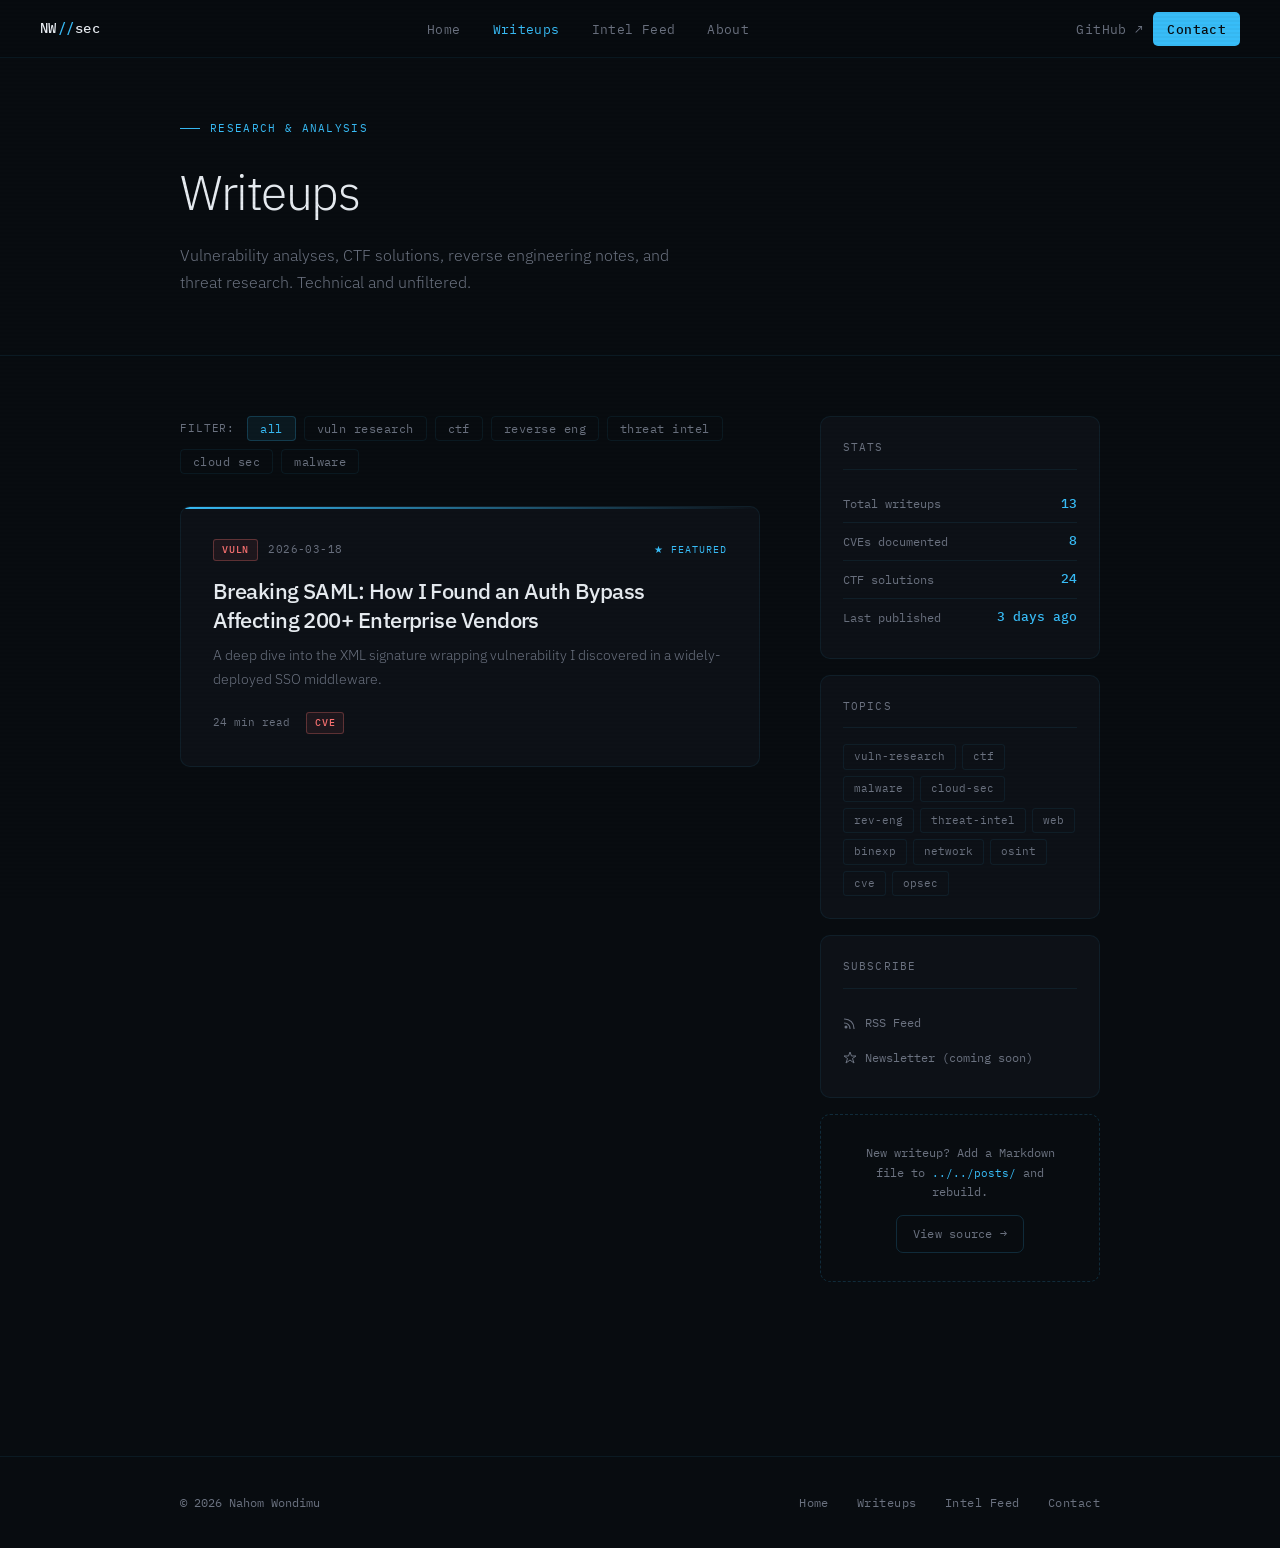
<file: writeups/index.html>
<!DOCTYPE html>
<html lang="en">
<head>
<meta charset="UTF-8">
<meta name="viewport" content="width=device-width, initial-scale=1.0">
<title>Writeups — Nahom Wondimu</title>
<link rel="preconnect" href="https://fonts.googleapis.com">
<link href="https://fonts.googleapis.com/css2?family=IBM+Plex+Mono:ital,wght@0,300;0,400;0,500;1,300&family=IBM+Plex+Sans:ital,wght@0,300;0,400;0,500;1,300&display=swap" rel="stylesheet">
<style>
*, *::before, *::after { box-sizing: border-box; margin: 0; padding: 0; }

:root {
  --bg:      #080c10;
  --bg2:     #0d1117;
  --bg3:     #111720;
  --border:  rgba(56,189,248,0.08);
  --border-hover: rgba(56,189,248,0.18);
  --text:    #e8edf2;
  --muted:   #6b7280;
  --subtle:  #2d3748;
  --subtle2: #9ca3af;
  --accent:  #38bdf8;
  --accent-dim:  rgba(56,189,248,0.07);
  --accent-dim2: rgba(56,189,248,0.3);
  --accent-border: rgba(56,189,248,0.22);
  --font: 'IBM Plex Sans', sans-serif;
  --mono: 'IBM Plex Mono', monospace;
}

html { scroll-behavior: smooth; }

body {
  background: var(--bg);
  color: var(--text);
  font-family: var(--font);
  font-size: 16px;
  line-height: 1.6;
  -webkit-font-smoothing: antialiased;
}

/* Scanline texture overlay */
body::before {
  content: '';
  position: fixed;
  top: 0; left: 0; right: 0; bottom: 0;
  background-image: repeating-linear-gradient(
    0deg,
    transparent,
    transparent 2px,
    rgba(0,0,0,0.03) 2px,
    rgba(0,0,0,0.03) 4px
  );
  pointer-events: none;
  z-index: 9999;
}

/* ── NAV ── */
nav {
  position: fixed;
  top: 0; left: 0; right: 0;
  z-index: 500;
  height: 58px;
  display: flex;
  align-items: center;
  justify-content: space-between;
  padding: 0 40px;
  border-bottom: 1px solid var(--border);
  background: rgba(8,12,16,0.9);
  backdrop-filter: blur(16px);
  -webkit-backdrop-filter: blur(16px);
}

.nav-logo {
  font-family: var(--mono);
  font-size: 14px;
  font-weight: 500;
  color: var(--text);
  text-decoration: none;
  letter-spacing: 0.02em;
}
.nav-logo-sep { color: var(--accent); margin: 0 1px; }

.nav-links {
  display: flex;
  gap: 8px;
  list-style: none;
}

.nav-links a {
  font-family: var(--mono);
  font-size: 12.5px;
  color: var(--muted);
  text-decoration: none;
  padding: 6px 12px;
  border-radius: 5px;
  letter-spacing: 0.03em;
  transition: color 0.15s, background 0.15s;
}
.nav-links a:hover { color: var(--text); background: rgba(255,255,255,0.04); }
.nav-links a.active { color: var(--accent); }

.nav-cta { display: flex; gap: 10px; align-items: center; }

.btn-ghost {
  font-family: var(--mono);
  font-size: 12.5px;
  color: var(--muted);
  background: none;
  border: none;
  cursor: pointer;
  text-decoration: none;
  letter-spacing: 0.03em;
  transition: color 0.15s;
}
.btn-ghost:hover { color: var(--text); }

.btn-primary {
  font-family: var(--mono);
  font-size: 12.5px;
  font-weight: 500;
  color: var(--bg);
  background: var(--accent);
  border: none;
  border-radius: 5px;
  padding: 7px 14px;
  cursor: pointer;
  text-decoration: none;
  letter-spacing: 0.03em;
  transition: opacity 0.15s;
}
.btn-primary:hover { opacity: 0.85; }

.nav-mobile-toggle {
  display: none;
  background: none;
  border: none;
  color: var(--muted);
  font-size: 18px;
  cursor: pointer;
}

/* ── LAYOUT ── */
.container {
  max-width: 1000px;
  margin: 0 auto;
  padding: 0 40px;
}

/* ── BUTTONS ── */
.btn-large {
  font-family: var(--mono);
  font-size: 13.5px;
  font-weight: 500;
  color: var(--bg);
  background: var(--accent);
  border: none;
  border-radius: 7px;
  padding: 12px 22px;
  cursor: pointer;
  text-decoration: none;
  letter-spacing: 0.02em;
  transition: opacity 0.15s;
  display: inline-block;
}
.btn-large:hover { opacity: 0.85; }

.btn-large-outline {
  font-family: var(--mono);
  font-size: 13.5px;
  color: var(--muted);
  background: none;
  border: 1px solid var(--border-hover);
  border-radius: 7px;
  padding: 12px 22px;
  cursor: pointer;
  text-decoration: none;
  letter-spacing: 0.02em;
  transition: border-color 0.15s, color 0.15s;
  display: inline-block;
}
.btn-large-outline:hover { border-color: var(--accent-border); color: var(--accent); }

/* ── DIVIDER ── */
hr.divider {
  border: none;
  border-top: 1px solid var(--border);
}

/* ── FOOTER ── */
footer {
  border-top: 1px solid var(--border);
  padding: 36px 0;
  margin-top: 60px;
}

.footer-inner {
  display: flex;
  justify-content: space-between;
  align-items: center;
}

.footer-links {
  display: flex;
  gap: 28px;
}
.footer-links a {
  font-family: var(--mono);
  font-size: 12px;
  color: var(--muted);
  text-decoration: none;
  letter-spacing: 0.04em;
  transition: color 0.15s;
}
.footer-links a:hover { color: var(--accent); }

/* ── PAGE HEADER (inner pages) ── */
.page-header {
  padding: 120px 0 60px;
  border-bottom: 1px solid var(--border);
}

.page-eyebrow {
  font-family: var(--mono);
  font-size: 11px;
  color: var(--accent);
  letter-spacing: 0.12em;
  text-transform: uppercase;
  margin-bottom: 16px;
  display: flex;
  align-items: center;
  gap: 10px;
}
.page-eyebrow::before {
  content: '';
  display: inline-block;
  width: 20px; height: 1px;
  background: var(--accent);
}

.page-header h1 {
  font-size: clamp(32px, 4vw, 48px);
  font-weight: 300;
  letter-spacing: -0.03em;
  color: var(--text);
  margin-bottom: 12px;
}
.page-header p {
  font-size: 15.5px;
  color: var(--muted);
  font-weight: 300;
  max-width: 500px;
  line-height: 1.7;
}

/* ── RESPONSIVE ── */
@media (max-width: 768px) {
  nav { padding: 0 20px; }
  .nav-links { display: none; }
  .nav-mobile-toggle { display: block; }
  .container { padding: 0 20px; }
  .footer-inner { flex-direction: column; gap: 16px; }
  .footer-links { flex-wrap: wrap; justify-content: center; gap: 16px; }
}

</style>
<style>

  .writeups-layout {
    display: grid;
    grid-template-columns: 1fr 280px;
    gap: 60px;
    padding: 60px 0 100px;
    align-items: start;
  }

  /* ── FILTERS ── */
  .filter-bar {
    display: flex;
    align-items: center;
    gap: 8px;
    margin-bottom: 32px;
    flex-wrap: wrap;
  }

  .filter-label {
    font-family: var(--mono);
    font-size: 11px;
    color: var(--muted);
    letter-spacing: 0.08em;
    text-transform: uppercase;
    margin-right: 4px;
  }

  .filter-btn {
    font-family: var(--mono);
    font-size: 11.5px;
    color: var(--muted);
    background: none;
    border: 1px solid var(--border);
    border-radius: 4px;
    padding: 4px 12px;
    cursor: pointer;
    letter-spacing: 0.04em;
    transition: border-color 0.15s, color 0.15s, background 0.15s;
  }
  .filter-btn:hover { border-color: var(--accent-border); color: var(--accent); }
  .filter-btn.active { border-color: var(--accent-border); color: var(--accent); background: var(--accent-dim); }

  /* ── FEATURED POST ── */
  .post-featured {
    display: block;
    background: var(--bg2);
    border: 1px solid var(--border);
    border-radius: 10px;
    padding: 32px;
    text-decoration: none;
    margin-bottom: 14px;
    position: relative;
    overflow: hidden;
    transition: border-color 0.2s;
  }
  .post-featured::before {
    content: '';
    position: absolute;
    top: 0; left: 0; right: 0;
    height: 2px;
    background: linear-gradient(90deg, var(--accent), transparent);
  }
  .post-featured:hover { border-color: var(--accent-border); }

  .post-featured-eyebrow {
    display: flex;
    align-items: center;
    gap: 10px;
    margin-bottom: 16px;
  }

  .post-tag {
    font-family: var(--mono);
    font-size: 10px;
    font-weight: 500;
    letter-spacing: 0.08em;
    text-transform: uppercase;
    border-radius: 3px;
    padding: 2px 8px;
    border: 1px solid;
  }

  .tag-vuln  { color: #f87171; border-color: rgba(248,113,113,0.3); background: rgba(248,113,113,0.07); }
  .tag-ctf   { color: #a78bfa; border-color: rgba(167,139,250,0.3); background: rgba(167,139,250,0.07); }
  .tag-intel { color: #38bdf8; border-color: rgba(56,189,248,0.3); background: rgba(56,189,248,0.07); }
  .tag-re    { color: #fbbf24; border-color: rgba(251,191,36,0.3); background: rgba(251,191,36,0.07); }
  .tag-cloud { color: #34d399; border-color: rgba(52,211,153,0.3); background: rgba(52,211,153,0.07); }
  .tag-malware { color: #fb923c; border-color: rgba(251,146,60,0.3); background: rgba(251,146,60,0.07); }

  .post-date {
    font-family: var(--mono);
    font-size: 11px;
    color: var(--muted);
    letter-spacing: 0.04em;
  }

  .featured-label {
    font-family: var(--mono);
    font-size: 10px;
    color: var(--accent);
    letter-spacing: 0.1em;
    text-transform: uppercase;
    margin-left: auto;
  }

  .post-featured h2 {
    font-size: 22px;
    font-weight: 500;
    color: var(--text);
    letter-spacing: -0.025em;
    margin-bottom: 10px;
    line-height: 1.3;
  }

  .post-featured p {
    font-size: 14px;
    color: var(--muted);
    line-height: 1.7;
    font-weight: 300;
    margin-bottom: 20px;
  }

  .post-footer {
    display: flex;
    align-items: center;
    justify-content: space-between;
  }

  .post-meta-line {
    display: flex;
    gap: 16px;
    align-items: center;
  }

  .post-read-time {
    font-family: var(--mono);
    font-size: 11px;
    color: var(--muted);
  }

  .post-read-link {
    font-family: var(--mono);
    font-size: 12px;
    color: var(--accent);
    opacity: 0;
    transition: opacity 0.15s;
  }
  .post-featured:hover .post-read-link { opacity: 1; }

  /* ── POST LIST ── */
  .post-list { display: flex; flex-direction: column; gap: 2px; }

  .post-row {
    display: grid;
    grid-template-columns: 120px 1fr auto;
    gap: 20px;
    align-items: center;
    padding: 18px 20px;
    border: 1px solid transparent;
    border-radius: 7px;
    text-decoration: none;
    transition: border-color 0.15s, background 0.15s;
  }
  .post-row:hover { border-color: var(--border); background: var(--bg2); }

  .post-row-date {
    font-family: var(--mono);
    font-size: 11.5px;
    color: var(--muted);
    letter-spacing: 0.03em;
  }

  .post-row-title {
    font-size: 14.5px;
    font-weight: 400;
    color: var(--text);
    letter-spacing: -0.01em;
  }
  .post-row:hover .post-row-title { color: var(--accent); }

  .post-row-tag { }

  /* Separator */
  .list-separator {
    font-family: var(--mono);
    font-size: 11px;
    color: var(--muted);
    letter-spacing: 0.1em;
    text-transform: uppercase;
    padding: 24px 20px 10px;
    display: block;
  }

  /* ── SIDEBAR ── */
  .sidebar { position: sticky; top: 80px; }

  .sidebar-block {
    background: var(--bg2);
    border: 1px solid var(--border);
    border-radius: 10px;
    padding: 22px;
    margin-bottom: 16px;
  }

  .sidebar-title {
    font-family: var(--mono);
    font-size: 11px;
    color: var(--muted);
    letter-spacing: 0.1em;
    text-transform: uppercase;
    margin-bottom: 16px;
    padding-bottom: 12px;
    border-bottom: 1px solid var(--border);
  }

  .sidebar-tag-cloud {
    display: flex;
    flex-wrap: wrap;
    gap: 6px;
  }

  .sidebar-tag {
    font-family: var(--mono);
    font-size: 11px;
    color: var(--muted);
    border: 1px solid var(--border);
    border-radius: 3px;
    padding: 3px 10px;
    cursor: pointer;
    transition: border-color 0.15s, color 0.15s;
    text-decoration: none;
    display: inline-block;
  }
  .sidebar-tag:hover { border-color: var(--accent-border); color: var(--accent); }

  .sidebar-stat-row {
    display: flex;
    justify-content: space-between;
    align-items: center;
    padding: 8px 0;
    border-bottom: 1px solid var(--border);
  }
  .sidebar-stat-row:last-child { border-bottom: none; }
  .sidebar-stat-label { font-family: var(--mono); font-size: 12px; color: var(--muted); }
  .sidebar-stat-value { font-family: var(--mono); font-size: 13px; color: var(--accent); font-weight: 500; }

  .rss-link {
    display: flex;
    align-items: center;
    gap: 8px;
    font-family: var(--mono);
    font-size: 12px;
    color: var(--muted);
    text-decoration: none;
    padding: 8px 0;
    transition: color 0.15s;
  }
  .rss-link:hover { color: var(--accent); }

  /* ── MOBILE ── */
  @media (max-width: 768px) {
    .writeups-layout {
      grid-template-columns: 1fr;
      gap: 40px;
      padding: 40px 0 60px;
    }
    .sidebar { position: static; }
    .post-row {
      grid-template-columns: 1fr;
      gap: 6px;
    }
    .post-row-tags { display: none; }
  }

  /* ── NEW POST CTA ── */
  .new-post-hint {
    border: 1px dashed var(--border-hover);
    border-radius: 10px;
    padding: 28px;
    text-align: center;
    margin-bottom: 14px;
  }
  .new-post-hint p {
    font-family: var(--mono);
    font-size: 12px;
    color: var(--muted);
    line-height: 1.6;
    margin-bottom: 14px;
  }

</style>
</head>
<body>

<nav>
  <a href="/" class="nav-logo">NW<span class="nav-logo-sep">//</span>sec</a>
  <ul class="nav-links">
    <li><a href="/">Home</a></li>
    <li><a href="/writeups" class="active">Writeups</a></li>
    <li><a href="/feed">Intel Feed</a></li>
    <li><a href="/#about">About</a></li>
  </ul>
  <div class="nav-cta">
    <a href="https://github.com" class="btn-ghost" target="_blank">GitHub ↗</a>
    <a href="/#contact" class="btn-primary">Contact</a>
  </div>
  <button class="nav-mobile-toggle" onclick="toggleMobileNav()">☰</button>
</nav>

<div class="page-header">
  <div class="container">
    <div class="page-eyebrow">Research & Analysis</div>
    <h1>Writeups</h1>
    <p>Vulnerability analyses, CTF solutions, reverse engineering notes, and threat research. Technical and unfiltered.</p>
  </div>
</div>

<div class="container">
  <div class="writeups-layout">

    <!-- MAIN COLUMN -->
    <div>
      <!-- Filters -->
      <div class="filter-bar">
        <span class="filter-label">Filter:</span>
        <button class="filter-btn active" onclick="filterPosts(this,'all')">all</button>
        <button class="filter-btn" onclick="filterPosts(this,'vuln')">vuln research</button>
        <button class="filter-btn" onclick="filterPosts(this,'ctf')">ctf</button>
        <button class="filter-btn" onclick="filterPosts(this,'re')">reverse eng</button>
        <button class="filter-btn" onclick="filterPosts(this,'intel')">threat intel</button>
        <button class="filter-btn" onclick="filterPosts(this,'cloud')">cloud sec</button>
        <button class="filter-btn" onclick="filterPosts(this,'malware')">malware</button>
      </div>

      <!-- Featured post (populated by JS) -->
      <div id="featured-post-container"></div>

      <!-- Post list (populated by JS) -->
      <div id="post-list-container"></div>
    </div><!-- /main col -->

    <!-- SIDEBAR -->
    <aside class="sidebar">

      <div class="sidebar-block">
        <div class="sidebar-title">Stats</div>
        <div class="sidebar-stat-row">
          <span class="sidebar-stat-label">Total writeups</span>
          <span class="sidebar-stat-value">13</span>
        </div>
        <div class="sidebar-stat-row">
          <span class="sidebar-stat-label">CVEs documented</span>
          <span class="sidebar-stat-value">8</span>
        </div>
        <div class="sidebar-stat-row">
          <span class="sidebar-stat-label">CTF solutions</span>
          <span class="sidebar-stat-value">24</span>
        </div>
        <div class="sidebar-stat-row">
          <span class="sidebar-stat-label">Last published</span>
          <span class="sidebar-stat-value">3 days ago</span>
        </div>
      </div>

      <div class="sidebar-block">
        <div class="sidebar-title">Topics</div>
        <div class="sidebar-tag-cloud">
          <a href="#" class="sidebar-tag">vuln-research</a>
          <a href="#" class="sidebar-tag">ctf</a>
          <a href="#" class="sidebar-tag">malware</a>
          <a href="#" class="sidebar-tag">cloud-sec</a>
          <a href="#" class="sidebar-tag">rev-eng</a>
          <a href="#" class="sidebar-tag">threat-intel</a>
          <a href="#" class="sidebar-tag">web</a>
          <a href="#" class="sidebar-tag">binexp</a>
          <a href="#" class="sidebar-tag">network</a>
          <a href="#" class="sidebar-tag">osint</a>
          <a href="#" class="sidebar-tag">cve</a>
          <a href="#" class="sidebar-tag">opsec</a>
        </div>
      </div>

      <div class="sidebar-block">
        <div class="sidebar-title">Subscribe</div>
        <a href="feed.xml" class="rss-link">
          <svg width="14" height="14" viewBox="0 0 14 14" fill="none"><circle cx="3" cy="11" r="1.5" fill="currentColor"/><path d="M1.5 7C4.5 7 7 9.5 7 12.5" stroke="currentColor" stroke-width="1.2" stroke-linecap="round"/><path d="M1.5 3C7 3 11 7 11 12.5" stroke="currentColor" stroke-width="1.2" stroke-linecap="round"/></svg>
          RSS Feed
        </a>
        <a href="#" class="rss-link">
          <svg width="14" height="14" viewBox="0 0 14 14" fill="none"><path d="M7 1L8.5 5H13L9.5 7.5L11 12L7 9L3 12L4.5 7.5L1 5H5.5L7 1Z" stroke="currentColor" stroke-width="1" fill="none"/></svg>
          Newsletter (coming soon)
        </a>
      </div>

      <div class="new-post-hint">
        <p>New writeup? Add a Markdown file to <code style="font-family:var(--mono);font-size:11px;color:var(--accent)">../../posts/</code> and rebuild.</p>
        <a href="#" class="btn-large-outline" style="font-size:12px;padding:8px 16px">View source →</a>
      </div>

    </aside>
  </div><!-- /layout -->
</div><!-- /container -->

<footer>
  <div class="container">
    <div class="footer-inner">
      <span style="font-family:var(--mono);font-size:12px;color:var(--muted)">© 2026 Nahom Wondimu</span>
      <div class="footer-links">
        <a href="/">Home</a>
        <a href="/writeups">Writeups</a>
        <a href="/feed">Intel Feed</a>
        <a href="/#contact">Contact</a>
      </div>
    </div>
  </div>
</footer>

<script>
function toggleMobileNav() {
  const links = document.querySelector('.nav-links');
  if (!links) return;
  if (links.style.display === 'flex') {
    links.style.display = '';
  } else {
    links.style.display = 'flex';
    links.style.flexDirection = 'column';
    links.style.position = 'fixed';
    links.style.top = '58px';
    links.style.left = '0';
    links.style.right = '0';
    links.style.background = 'rgba(8,12,16,0.97)';
    links.style.padding = '20px';
    links.style.borderBottom = '1px solid rgba(56,189,248,0.08)';
    links.style.zIndex = '499';
  }
}

// Posts database - easily add new posts here
const postsDB = [
  {
    slug: '2026-03-18-saml-bypass',
    title: 'Breaking SAML: How I Found an Auth Bypass Affecting 200+ Enterprise Vendors',
    date: '2026-03-18',
    category: 'vuln',
    tags: ['cve', 'web', 'saml', 'auth'],
    readtime: 24,
    featured: true,
    summary: 'A deep dive into the XML signature wrapping vulnerability I discovered in a widely-deployed SSO middleware.'
  }
  // Add more posts here following the same format
];

const tagClass = { vuln: 'tag-vuln', ctf: 'tag-ctf', intel: 'tag-intel', re: 'tag-re', cloud: 'tag-cloud', malware: 'tag-malware' };

function renderFeaturedPost() {
  const featured = postsDB.find(p => p.featured);
  if (!featured) return;

  const catClass = tagClass[featured.category] || 'tag-vuln';

  const html = `
    <a href="/post/?slug=${featured.slug}" class="post-featured" data-category="${featured.category}">
      <div class="post-featured-eyebrow">
        <span class="post-tag ${catClass}">${featured.category.charAt(0).toUpperCase() + featured.category.slice(1)}</span>
        <span class="post-date">${featured.date}</span>
        <span class="featured-label">★ Featured</span>
      </div>
      <h2>${featured.title}</h2>
      <p>${featured.summary}</p>
      <div class="post-footer">
        <div class="post-meta-line">
          <span class="post-read-time">${featured.readtime} min read</span>
          ${featured.tags[0] ? `<span class="post-tag ${tagClass[featured.category]}" style="font-size:10px">${featured.tags[0]}</span>` : ''}
        </div>
        <span class="post-read-link">Read writeup →</span>
      </div>
    </a>
  `;
  document.getElementById('featured-post-container').innerHTML = html;
}

function renderPostList() {
  let html = '';
  let currentYear = null;
  const sortedPosts = [...postsDB].filter(p => !p.featured).sort((a, b) => new Date(b.date) - new Date(a.date));

  sortedPosts.forEach(post => {
    const year = post.date.split('-')[0];
    if (year !== currentYear) {
      currentYear = year;
      html += `<span class="list-separator">${year}</span>`;
    }

    const catClass = tagClass[post.category] || 'tag-vuln';
    html += `
      <a href="/post/?slug=${post.slug}" class="post-row" data-category="${post.category}">
        <span class="post-row-date">${post.date}</span>
        <span class="post-row-title">${post.title}</span>
        <span class="post-tag ${catClass}">${post.category.charAt(0).toUpperCase() + post.category.slice(1)}</span>
      </a>
    `;
  });

  document.getElementById('post-list-container').innerHTML = html;
}

function filterPosts(btn, cat) {
  document.querySelectorAll('.filter-btn').forEach(b => b.classList.remove('active'));
  btn.classList.add('active');

  const featured = document.querySelector('.post-featured');
  const rows = document.querySelectorAll('.post-row');

  if (cat === 'all') {
    if (featured) featured.style.display = '';
    rows.forEach(r => r.style.display = '');
    document.querySelectorAll('.list-separator').forEach(s => s.style.display = '');
  } else {
    if (featured) featured.style.display = featured.dataset.category === cat ? '' : 'none';
    rows.forEach(r => {
      r.style.display = r.dataset.category === cat ? '' : 'none';
    });
    document.querySelectorAll('.list-separator').forEach(sep => {
      let hasVisible = false;
      let el = sep.nextElementSibling;
      while (el && !el.classList.contains('list-separator')) {
        if (el.classList.contains('post-row') && el.style.display !== 'none') {
          hasVisible = true;
          break;
        }
        el = el.nextElementSibling;
      }
      sep.style.display = hasVisible ? '' : 'none';
    });
  }
}

document.addEventListener('DOMContentLoaded', () => {
  renderFeaturedPost();
  renderPostList();
});
</script>
</body>
</html>
</file>
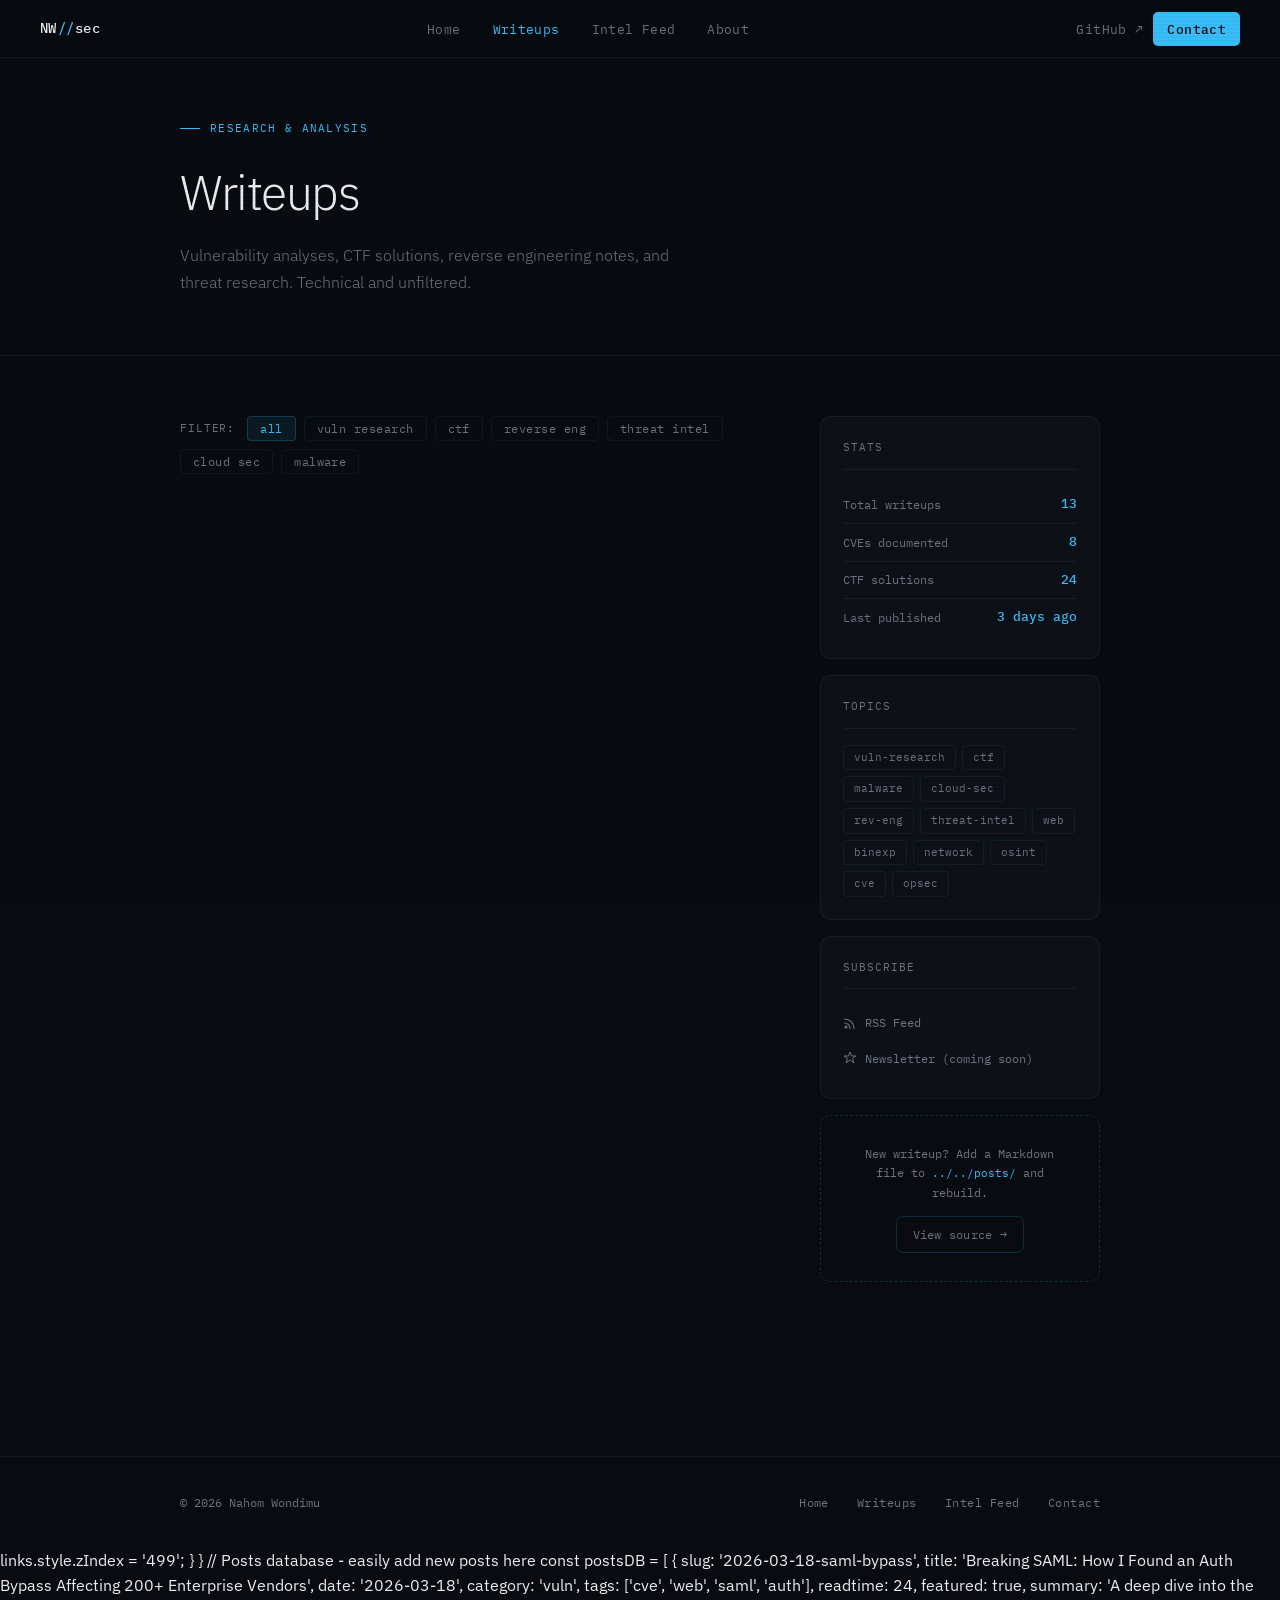
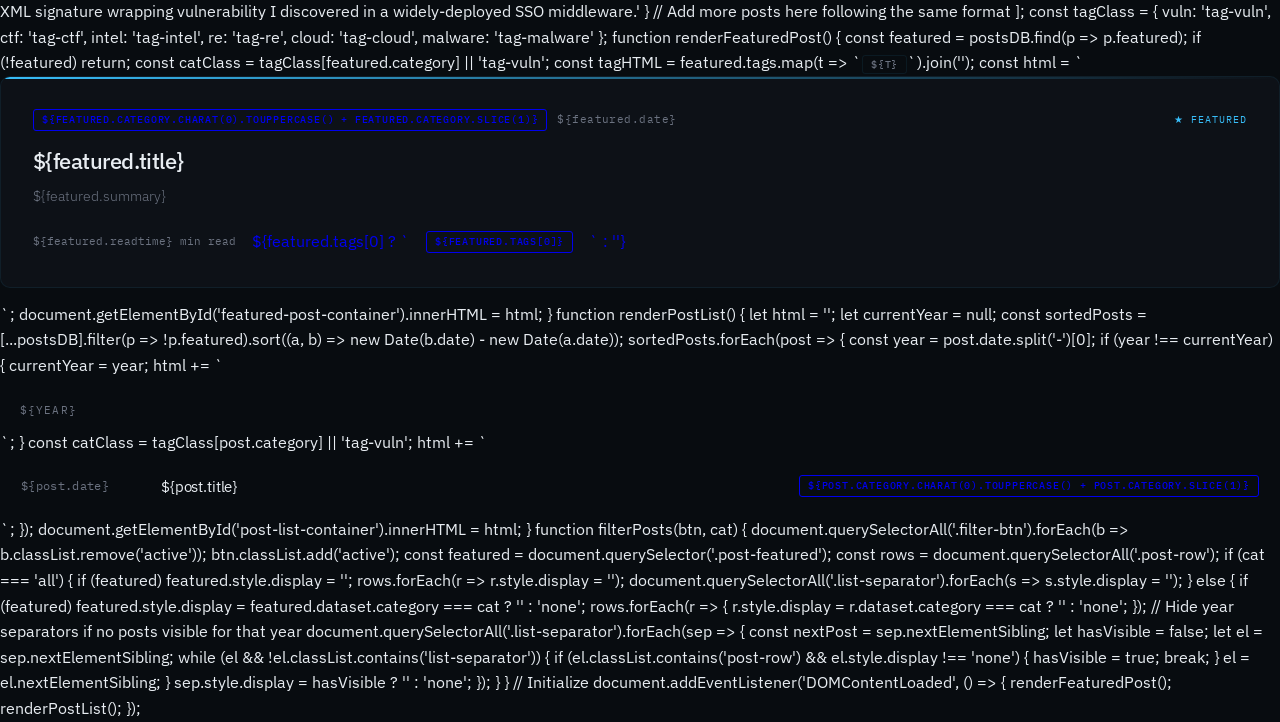
<file: src/frontend/writeups.html>
<!DOCTYPE html>
<html lang="en">
<head>
<meta charset="UTF-8">
<meta name="viewport" content="width=device-width, initial-scale=1.0">
<title>Writeups — Nahom Wondimu</title>
<link rel="preconnect" href="https://fonts.googleapis.com">
<link href="https://fonts.googleapis.com/css2?family=IBM+Plex+Mono:ital,wght@0,300;0,400;0,500;1,300&family=IBM+Plex+Sans:ital,wght@0,300;0,400;0,500;1,300&display=swap" rel="stylesheet">
<style>
*, *::before, *::after { box-sizing: border-box; margin: 0; padding: 0; }

:root {
  --bg:      #080c10;
  --bg2:     #0d1117;
  --bg3:     #111720;
  --border:  rgba(56,189,248,0.08);
  --border-hover: rgba(56,189,248,0.18);
  --text:    #e8edf2;
  --muted:   #6b7280;
  --subtle:  #2d3748;
  --subtle2: #9ca3af;
  --accent:  #38bdf8;
  --accent-dim:  rgba(56,189,248,0.07);
  --accent-dim2: rgba(56,189,248,0.3);
  --accent-border: rgba(56,189,248,0.22);
  --font: 'IBM Plex Sans', sans-serif;
  --mono: 'IBM Plex Mono', monospace;
}

html { scroll-behavior: smooth; }

body {
  background: var(--bg);
  color: var(--text);
  font-family: var(--font);
  font-size: 16px;
  line-height: 1.6;
  -webkit-font-smoothing: antialiased;
}

/* Scanline texture overlay */
body::before {
  content: '';
  position: fixed;
  top: 0; left: 0; right: 0; bottom: 0;
  background-image: repeating-linear-gradient(
    0deg,
    transparent,
    transparent 2px,
    rgba(0,0,0,0.03) 2px,
    rgba(0,0,0,0.03) 4px
  );
  pointer-events: none;
  z-index: 9999;
}

/* ── NAV ── */
nav {
  position: fixed;
  top: 0; left: 0; right: 0;
  z-index: 500;
  height: 58px;
  display: flex;
  align-items: center;
  justify-content: space-between;
  padding: 0 40px;
  border-bottom: 1px solid var(--border);
  background: rgba(8,12,16,0.9);
  backdrop-filter: blur(16px);
  -webkit-backdrop-filter: blur(16px);
}

.nav-logo {
  font-family: var(--mono);
  font-size: 14px;
  font-weight: 500;
  color: var(--text);
  text-decoration: none;
  letter-spacing: 0.02em;
}
.nav-logo-sep { color: var(--accent); margin: 0 1px; }

.nav-links {
  display: flex;
  gap: 8px;
  list-style: none;
}

.nav-links a {
  font-family: var(--mono);
  font-size: 12.5px;
  color: var(--muted);
  text-decoration: none;
  padding: 6px 12px;
  border-radius: 5px;
  letter-spacing: 0.03em;
  transition: color 0.15s, background 0.15s;
}
.nav-links a:hover { color: var(--text); background: rgba(255,255,255,0.04); }
.nav-links a.active { color: var(--accent); }

.nav-cta { display: flex; gap: 10px; align-items: center; }

.btn-ghost {
  font-family: var(--mono);
  font-size: 12.5px;
  color: var(--muted);
  background: none;
  border: none;
  cursor: pointer;
  text-decoration: none;
  letter-spacing: 0.03em;
  transition: color 0.15s;
}
.btn-ghost:hover { color: var(--text); }

.btn-primary {
  font-family: var(--mono);
  font-size: 12.5px;
  font-weight: 500;
  color: var(--bg);
  background: var(--accent);
  border: none;
  border-radius: 5px;
  padding: 7px 14px;
  cursor: pointer;
  text-decoration: none;
  letter-spacing: 0.03em;
  transition: opacity 0.15s;
}
.btn-primary:hover { opacity: 0.85; }

.nav-mobile-toggle {
  display: none;
  background: none;
  border: none;
  color: var(--muted);
  font-size: 18px;
  cursor: pointer;
}

/* ── LAYOUT ── */
.container {
  max-width: 1000px;
  margin: 0 auto;
  padding: 0 40px;
}

/* ── BUTTONS ── */
.btn-large {
  font-family: var(--mono);
  font-size: 13.5px;
  font-weight: 500;
  color: var(--bg);
  background: var(--accent);
  border: none;
  border-radius: 7px;
  padding: 12px 22px;
  cursor: pointer;
  text-decoration: none;
  letter-spacing: 0.02em;
  transition: opacity 0.15s;
  display: inline-block;
}
.btn-large:hover { opacity: 0.85; }

.btn-large-outline {
  font-family: var(--mono);
  font-size: 13.5px;
  color: var(--muted);
  background: none;
  border: 1px solid var(--border-hover);
  border-radius: 7px;
  padding: 12px 22px;
  cursor: pointer;
  text-decoration: none;
  letter-spacing: 0.02em;
  transition: border-color 0.15s, color 0.15s;
  display: inline-block;
}
.btn-large-outline:hover { border-color: var(--accent-border); color: var(--accent); }

/* ── DIVIDER ── */
hr.divider {
  border: none;
  border-top: 1px solid var(--border);
}

/* ── FOOTER ── */
footer {
  border-top: 1px solid var(--border);
  padding: 36px 0;
  margin-top: 60px;
}

.footer-inner {
  display: flex;
  justify-content: space-between;
  align-items: center;
}

.footer-links {
  display: flex;
  gap: 28px;
}
.footer-links a {
  font-family: var(--mono);
  font-size: 12px;
  color: var(--muted);
  text-decoration: none;
  letter-spacing: 0.04em;
  transition: color 0.15s;
}
.footer-links a:hover { color: var(--accent); }

/* ── PAGE HEADER (inner pages) ── */
.page-header {
  padding: 120px 0 60px;
  border-bottom: 1px solid var(--border);
}

.page-eyebrow {
  font-family: var(--mono);
  font-size: 11px;
  color: var(--accent);
  letter-spacing: 0.12em;
  text-transform: uppercase;
  margin-bottom: 16px;
  display: flex;
  align-items: center;
  gap: 10px;
}
.page-eyebrow::before {
  content: '';
  display: inline-block;
  width: 20px; height: 1px;
  background: var(--accent);
}

.page-header h1 {
  font-size: clamp(32px, 4vw, 48px);
  font-weight: 300;
  letter-spacing: -0.03em;
  color: var(--text);
  margin-bottom: 12px;
}
.page-header p {
  font-size: 15.5px;
  color: var(--muted);
  font-weight: 300;
  max-width: 500px;
  line-height: 1.7;
}

/* ── RESPONSIVE ── */
@media (max-width: 768px) {
  nav { padding: 0 20px; }
  .nav-links { display: none; }
  .nav-mobile-toggle { display: block; }
  .container { padding: 0 20px; }
  .footer-inner { flex-direction: column; gap: 16px; }
  .footer-links { flex-wrap: wrap; justify-content: center; gap: 16px; }
}

</style>
<style>

  .writeups-layout {
    display: grid;
    grid-template-columns: 1fr 280px;
    gap: 60px;
    padding: 60px 0 100px;
    align-items: start;
  }

  /* ── FILTERS ── */
  .filter-bar {
    display: flex;
    align-items: center;
    gap: 8px;
    margin-bottom: 32px;
    flex-wrap: wrap;
  }

  .filter-label {
    font-family: var(--mono);
    font-size: 11px;
    color: var(--muted);
    letter-spacing: 0.08em;
    text-transform: uppercase;
    margin-right: 4px;
  }

  .filter-btn {
    font-family: var(--mono);
    font-size: 11.5px;
    color: var(--muted);
    background: none;
    border: 1px solid var(--border);
    border-radius: 4px;
    padding: 4px 12px;
    cursor: pointer;
    letter-spacing: 0.04em;
    transition: border-color 0.15s, color 0.15s, background 0.15s;
  }
  .filter-btn:hover { border-color: var(--accent-border); color: var(--accent); }
  .filter-btn.active { border-color: var(--accent-border); color: var(--accent); background: var(--accent-dim); }

  /* ── FEATURED POST ── */
  .post-featured {
    display: block;
    background: var(--bg2);
    border: 1px solid var(--border);
    border-radius: 10px;
    padding: 32px;
    text-decoration: none;
    margin-bottom: 14px;
    position: relative;
    overflow: hidden;
    transition: border-color 0.2s;
  }
  .post-featured::before {
    content: '';
    position: absolute;
    top: 0; left: 0; right: 0;
    height: 2px;
    background: linear-gradient(90deg, var(--accent), transparent);
  }
  .post-featured:hover { border-color: var(--accent-border); }

  .post-featured-eyebrow {
    display: flex;
    align-items: center;
    gap: 10px;
    margin-bottom: 16px;
  }

  .post-tag {
    font-family: var(--mono);
    font-size: 10px;
    font-weight: 500;
    letter-spacing: 0.08em;
    text-transform: uppercase;
    border-radius: 3px;
    padding: 2px 8px;
    border: 1px solid;
  }

  .tag-vuln  { color: #f87171; border-color: rgba(248,113,113,0.3); background: rgba(248,113,113,0.07); }
  .tag-ctf   { color: #a78bfa; border-color: rgba(167,139,250,0.3); background: rgba(167,139,250,0.07); }
  .tag-intel { color: #38bdf8; border-color: rgba(56,189,248,0.3); background: rgba(56,189,248,0.07); }
  .tag-re    { color: #fbbf24; border-color: rgba(251,191,36,0.3); background: rgba(251,191,36,0.07); }
  .tag-cloud { color: #34d399; border-color: rgba(52,211,153,0.3); background: rgba(52,211,153,0.07); }
  .tag-malware { color: #fb923c; border-color: rgba(251,146,60,0.3); background: rgba(251,146,60,0.07); }

  .post-date {
    font-family: var(--mono);
    font-size: 11px;
    color: var(--muted);
    letter-spacing: 0.04em;
  }

  .featured-label {
    font-family: var(--mono);
    font-size: 10px;
    color: var(--accent);
    letter-spacing: 0.1em;
    text-transform: uppercase;
    margin-left: auto;
  }

  .post-featured h2 {
    font-size: 22px;
    font-weight: 500;
    color: var(--text);
    letter-spacing: -0.025em;
    margin-bottom: 10px;
    line-height: 1.3;
  }

  .post-featured p {
    font-size: 14px;
    color: var(--muted);
    line-height: 1.7;
    font-weight: 300;
    margin-bottom: 20px;
  }

  .post-footer {
    display: flex;
    align-items: center;
    justify-content: space-between;
  }

  .post-meta-line {
    display: flex;
    gap: 16px;
    align-items: center;
  }

  .post-read-time {
    font-family: var(--mono);
    font-size: 11px;
    color: var(--muted);
  }

  .post-read-link {
    font-family: var(--mono);
    font-size: 12px;
    color: var(--accent);
    opacity: 0;
    transition: opacity 0.15s;
  }
  .post-featured:hover .post-read-link { opacity: 1; }

  /* ── POST LIST ── */
  .post-list { display: flex; flex-direction: column; gap: 2px; }

  .post-row {
    display: grid;
    grid-template-columns: 120px 1fr auto;
    gap: 20px;
    align-items: center;
    padding: 18px 20px;
    border: 1px solid transparent;
    border-radius: 7px;
    text-decoration: none;
    transition: border-color 0.15s, background 0.15s;
  }
  .post-row:hover { border-color: var(--border); background: var(--bg2); }

  .post-row-date {
    font-family: var(--mono);
    font-size: 11.5px;
    color: var(--muted);
    letter-spacing: 0.03em;
  }

  .post-row-title {
    font-size: 14.5px;
    font-weight: 400;
    color: var(--text);
    letter-spacing: -0.01em;
  }
  .post-row:hover .post-row-title { color: var(--accent); }

  .post-row-tag { }

  /* Separator */
  .list-separator {
    font-family: var(--mono);
    font-size: 11px;
    color: var(--muted);
    letter-spacing: 0.1em;
    text-transform: uppercase;
    padding: 24px 20px 10px;
    display: block;
  }

  /* ── SIDEBAR ── */
  .sidebar { position: sticky; top: 80px; }

  .sidebar-block {
    background: var(--bg2);
    border: 1px solid var(--border);
    border-radius: 10px;
    padding: 22px;
    margin-bottom: 16px;
  }

  .sidebar-title {
    font-family: var(--mono);
    font-size: 11px;
    color: var(--muted);
    letter-spacing: 0.1em;
    text-transform: uppercase;
    margin-bottom: 16px;
    padding-bottom: 12px;
    border-bottom: 1px solid var(--border);
  }

  .sidebar-tag-cloud {
    display: flex;
    flex-wrap: wrap;
    gap: 6px;
  }

  .sidebar-tag {
    font-family: var(--mono);
    font-size: 11px;
    color: var(--muted);
    border: 1px solid var(--border);
    border-radius: 3px;
    padding: 3px 10px;
    cursor: pointer;
    transition: border-color 0.15s, color 0.15s;
    text-decoration: none;
    display: inline-block;
  }
  .sidebar-tag:hover { border-color: var(--accent-border); color: var(--accent); }

  .sidebar-stat-row {
    display: flex;
    justify-content: space-between;
    align-items: center;
    padding: 8px 0;
    border-bottom: 1px solid var(--border);
  }
  .sidebar-stat-row:last-child { border-bottom: none; }
  .sidebar-stat-label { font-family: var(--mono); font-size: 12px; color: var(--muted); }
  .sidebar-stat-value { font-family: var(--mono); font-size: 13px; color: var(--accent); font-weight: 500; }

  .rss-link {
    display: flex;
    align-items: center;
    gap: 8px;
    font-family: var(--mono);
    font-size: 12px;
    color: var(--muted);
    text-decoration: none;
    padding: 8px 0;
    transition: color 0.15s;
  }
  .rss-link:hover { color: var(--accent); }

  /* ── NEW POST CTA ── */
  .new-post-hint {
    border: 1px dashed var(--border-hover);
    border-radius: 10px;
    padding: 28px;
    text-align: center;
    margin-bottom: 14px;
  }
  .new-post-hint p {
    font-family: var(--mono);
    font-size: 12px;
    color: var(--muted);
    line-height: 1.6;
    margin-bottom: 14px;
  }

</style>
</head>
<body>

<nav>
  <a href="index.html" class="nav-logo">NW<span class="nav-logo-sep">//</span>sec</a>
  <ul class="nav-links">
    <li><a href="index.html">Home</a></li>
    <li><a href="writeups.html" class="active">Writeups</a></li>
    <li><a href="feed.html">Intel Feed</a></li>
    <li><a href="index.html#about">About</a></li>
  </ul>
  <div class="nav-cta">
    <a href="https://github.com" class="btn-ghost" target="_blank">GitHub ↗</a>
    <a href="index.html#contact" class="btn-primary">Contact</a>
  </div>
  <button class="nav-mobile-toggle" onclick="toggleMobileNav()">☰</button>
</nav>

<div class="page-header">
  <div class="container">
    <div class="page-eyebrow">Research & Analysis</div>
    <h1>Writeups</h1>
    <p>Vulnerability analyses, CTF solutions, reverse engineering notes, and threat research. Technical and unfiltered.</p>
  </div>
</div>

<div class="container">
  <div class="writeups-layout">

    <!-- MAIN COLUMN -->
    <div>
      <!-- Filters -->
      <div class="filter-bar">
        <span class="filter-label">Filter:</span>
        <button class="filter-btn active" onclick="filterPosts(this,'all')">all</button>
        <button class="filter-btn" onclick="filterPosts(this,'vuln')">vuln research</button>
        <button class="filter-btn" onclick="filterPosts(this,'ctf')">ctf</button>
        <button class="filter-btn" onclick="filterPosts(this,'re')">reverse eng</button>
        <button class="filter-btn" onclick="filterPosts(this,'intel')">threat intel</button>
        <button class="filter-btn" onclick="filterPosts(this,'cloud')">cloud sec</button>
        <button class="filter-btn" onclick="filterPosts(this,'malware')">malware</button>
      </div>

      <!-- Featured post (populated by JS) -->
      <div id="featured-post-container"></div>

      <!-- Post list (populated by JS) -->
      <div id="post-list-container"></div>
    </div><!-- /main col -->

    <!-- SIDEBAR -->
    <aside class="sidebar">

      <div class="sidebar-block">
        <div class="sidebar-title">Stats</div>
        <div class="sidebar-stat-row">
          <span class="sidebar-stat-label">Total writeups</span>
          <span class="sidebar-stat-value">13</span>
        </div>
        <div class="sidebar-stat-row">
          <span class="sidebar-stat-label">CVEs documented</span>
          <span class="sidebar-stat-value">8</span>
        </div>
        <div class="sidebar-stat-row">
          <span class="sidebar-stat-label">CTF solutions</span>
          <span class="sidebar-stat-value">24</span>
        </div>
        <div class="sidebar-stat-row">
          <span class="sidebar-stat-label">Last published</span>
          <span class="sidebar-stat-value">3 days ago</span>
        </div>
      </div>

      <div class="sidebar-block">
        <div class="sidebar-title">Topics</div>
        <div class="sidebar-tag-cloud">
          <a href="#" class="sidebar-tag">vuln-research</a>
          <a href="#" class="sidebar-tag">ctf</a>
          <a href="#" class="sidebar-tag">malware</a>
          <a href="#" class="sidebar-tag">cloud-sec</a>
          <a href="#" class="sidebar-tag">rev-eng</a>
          <a href="#" class="sidebar-tag">threat-intel</a>
          <a href="#" class="sidebar-tag">web</a>
          <a href="#" class="sidebar-tag">binexp</a>
          <a href="#" class="sidebar-tag">network</a>
          <a href="#" class="sidebar-tag">osint</a>
          <a href="#" class="sidebar-tag">cve</a>
          <a href="#" class="sidebar-tag">opsec</a>
        </div>
      </div>

      <div class="sidebar-block">
        <div class="sidebar-title">Subscribe</div>
        <a href="feed.xml" class="rss-link">
          <svg width="14" height="14" viewBox="0 0 14 14" fill="none"><circle cx="3" cy="11" r="1.5" fill="currentColor"/><path d="M1.5 7C4.5 7 7 9.5 7 12.5" stroke="currentColor" stroke-width="1.2" stroke-linecap="round"/><path d="M1.5 3C7 3 11 7 11 12.5" stroke="currentColor" stroke-width="1.2" stroke-linecap="round"/></svg>
          RSS Feed
        </a>
        <a href="#" class="rss-link">
          <svg width="14" height="14" viewBox="0 0 14 14" fill="none"><path d="M7 1L8.5 5H13L9.5 7.5L11 12L7 9L3 12L4.5 7.5L1 5H5.5L7 1Z" stroke="currentColor" stroke-width="1" fill="none"/></svg>
          Newsletter (coming soon)
        </a>
      </div>

      <div class="new-post-hint">
        <p>New writeup? Add a Markdown file to <code style="font-family:var(--mono);font-size:11px;color:var(--accent)">../../posts/</code> and rebuild.</p>
        <a href="#" class="btn-large-outline" style="font-size:12px;padding:8px 16px">View source →</a>
      </div>

    </aside>
  </div><!-- /layout -->
</div><!-- /container -->

<footer>
  <div class="container">
    <div class="footer-inner">
      <span style="font-family:var(--mono);font-size:12px;color:var(--muted)">© 2026 Nahom Wondimu</span>
      <div class="footer-links">
        <a href="index.html">Home</a>
        <a href="writeups.html">Writeups</a>
        <a href="feed.html">Intel Feed</a>
        <a href="index.html#contact">Contact</a>
      </div>
    </div>
  </div>
</footer>

<script>
function toggleMobileNav() {
  const links = document.querySelector('.nav-links');
  if (!links) return;
  if (links.style.display === 'flex') {
    links.style.display = '';
  } else {
    links.style.display = 'flex';
    links.style.flexDirection = 'column';
    links.style.position = 'fixed';
    links.style.top = '58px';
    links.style.left = '0';
    links.style.right = '0';
    links.style.background = 'rgba(8,12,16,0.97)';
    links.style.padding = '20px';
    links.style.borderBottom = '1px solid rgba(56,189,248,0.08)';
    styles.zIndex = '499';
  }
}

</script>
<script>
  function filterPosts(btn, cat) {
    document.querySelectorAll('.filter-btn').forEach(b => b.classList.remove('active'));
    btn.classList.add('active');

    const featured = document.querySelector('.post-featured');
    const rows = document.querySelectorAll('.post-row');

    if (cat === 'all') {
      featured.style.display = '';
      rows.forEach(r => r.style.display = '');
    } else {
      featured.style.display = featured.dataset.category === cat ? '' : 'none';
      rows.forEach(r => {
        r.style.display = r.dataset.category === cat ? '' : 'none';
      });
    }
  }
</script>
</body>
</html>
links.style.zIndex = '499';
  }
}

// Posts database - easily add new posts here
const postsDB = [
  {
    slug: '2026-03-18-saml-bypass',
    title: 'Breaking SAML: How I Found an Auth Bypass Affecting 200+ Enterprise Vendors',
    date: '2026-03-18',
    category: 'vuln',
    tags: ['cve', 'web', 'saml', 'auth'],
    readtime: 24,
    featured: true,
    summary: 'A deep dive into the XML signature wrapping vulnerability I discovered in a widely-deployed SSO middleware.'
  }
  // Add more posts here following the same format
];

const tagClass = { vuln: 'tag-vuln', ctf: 'tag-ctf', intel: 'tag-intel', re: 'tag-re', cloud: 'tag-cloud', malware: 'tag-malware' };

function renderFeaturedPost() {
  const featured = postsDB.find(p => p.featured);
  if (!featured) return;
  
  const catClass = tagClass[featured.category] || 'tag-vuln';
  const tagHTML = featured.tags.map(t => `<span class="post-tag" style="color:var(--muted);border-color:var(--border);background:none">${t}</span>`).join('');
  
  const html = `
    <a href="post.html?slug=${featured.slug}" class="post-featured" data-category="${featured.category}">
      <div class="post-featured-eyebrow">
        <span class="post-tag ${catClass}">${featured.category.charAt(0).toUpperCase() + featured.category.slice(1)}</span>
        <span class="post-date">${featured.date}</span>
        <span class="featured-label">★ Featured</span>
      </div>
      <h2>${featured.title}</h2>
      <p>${featured.summary}</p>
      <div class="post-footer">
        <div class="post-meta-line">
          <span class="post-read-time">${featured.readtime} min read</span>
          ${featured.tags[0] ? `<span class="post-tag ${tagClass[featured.category]}" style="font-size:10px">${featured.tags[0]}</span>` : ''}
        </div>
        <span class="post-read-link">Read writeup →</span>
      </div>
    </a>
  `;
  document.getElementById('featured-post-container').innerHTML = html;
}

function renderPostList() {
  let html = '';
  let currentYear = null;
  const sortedPosts = [...postsDB].filter(p => !p.featured).sort((a, b) => new Date(b.date) - new Date(a.date));
  
  sortedPosts.forEach(post => {
    const year = post.date.split('-')[0];
    if (year !== currentYear) {
      currentYear = year;
      html += `<span class="list-separator">${year}</span>`;
    }
    
    const catClass = tagClass[post.category] || 'tag-vuln';
    html += `
      <a href="post.html?slug=${post.slug}" class="post-row" data-category="${post.category}">
        <span class="post-row-date">${post.date}</span>
        <span class="post-row-title">${post.title}</span>
        <span class="post-tag ${catClass}">${post.category.charAt(0).toUpperCase() + post.category.slice(1)}</span>
      </a>
    `;
  });
  
  document.getElementById('post-list-container').innerHTML = html;
}

function filterPosts(btn, cat) {
  document.querySelectorAll('.filter-btn').forEach(b => b.classList.remove('active'));
  btn.classList.add('active');

  const featured = document.querySelector('.post-featured');
  const rows = document.querySelectorAll('.post-row');

  if (cat === 'all') {
    if (featured) featured.style.display = '';
    rows.forEach(r => r.style.display = '');
    document.querySelectorAll('.list-separator').forEach(s => s.style.display = '');
  } else {
    if (featured) featured.style.display = featured.dataset.category === cat ? '' : 'none';
    rows.forEach(r => {
      r.style.display = r.dataset.category === cat ? '' : 'none';
    });
    // Hide year separators if no posts visible for that year
    document.querySelectorAll('.list-separator').forEach(sep => {
      const nextPost = sep.nextElementSibling;
      let hasVisible = false;
      let el = sep.nextElementSibling;
      while (el && !el.classList.contains('list-separator')) {
        if (el.classList.contains('post-row') && el.style.display !== 'none') {
          hasVisible = true;
          break;
        }
        el = el.nextElementSibling;
      }
      sep.style.display = hasVisible ? '' : 'none';
    });
  }
}

// Initialize
document.addEventListener('DOMContentLoaded', () => {
  renderFeaturedPost();
  renderPostList();
});
</file>
